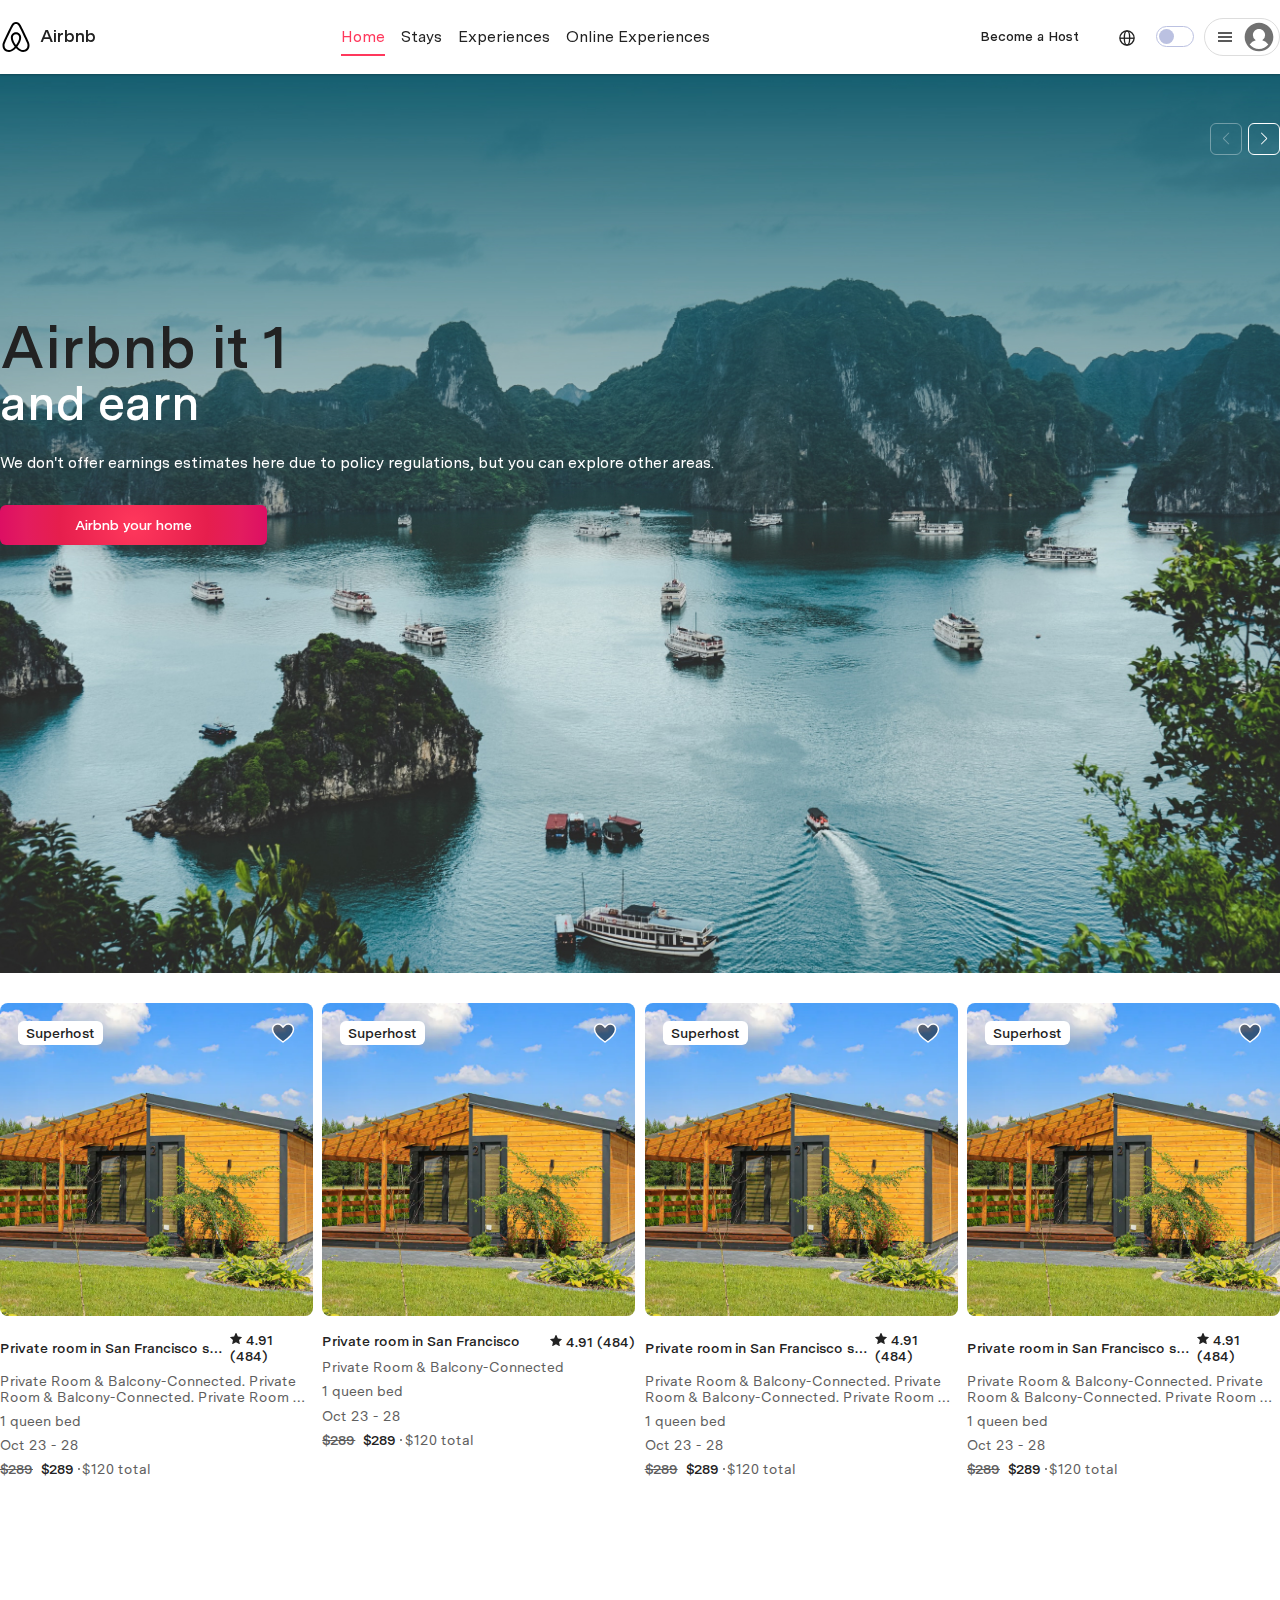
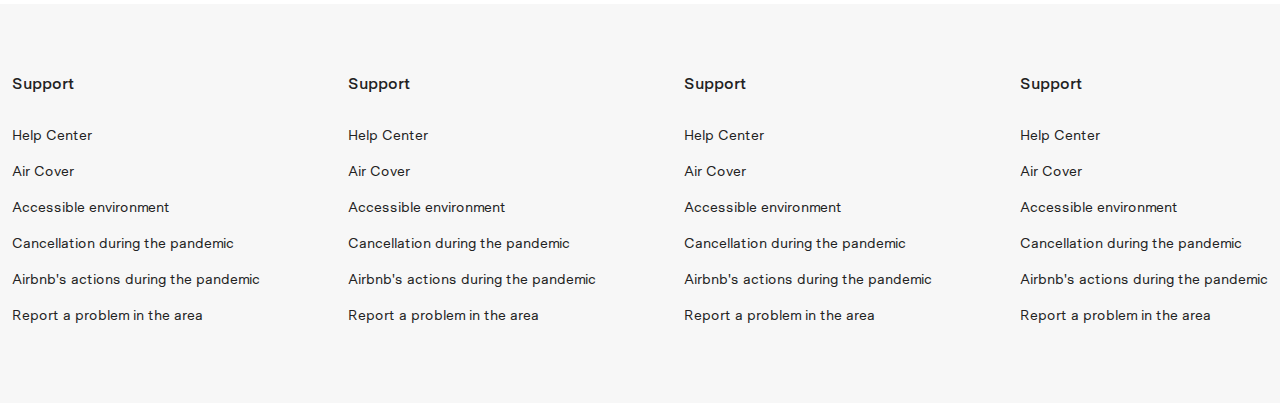
<file: index.html>
<!DOCTYPE html>
<html lang="en">

<head>
  <meta charset="UTF-8">
  <meta http-equiv="X-UA-Compatible" content="IE=edge">
  <meta name="viewport" content="width=device-width, initial-scale=1.0">
  <title>Document</title>
  <meta name="color-scheme" content="light dark">
  <meta name="theme-color" media="(prefers-color-scheme: light)">
  <meta name="theme-color" media="(prefers-color-scheme: dark)">

  <script type="module">
    // https://doka.guide/js/match-media/
    if (matchMedia('(prefers-color-scheme: dark)').media === 'not all') {
      document.documentElement.style.display = 'none';
      document.head.insertAdjacentHTML(
        'beforeend',
        '<link rel="stylesheet" href="styles/light.css" onload="document.documentElement.style.display=\'\'">'
      );
    }
  </script>

  <link rel="stylesheet" href="css/light.css" media="(prefers-color-scheme: light)">
  <link rel="stylesheet" href="css/dark.css" media="(prefers-color-scheme: dark)">
  <link rel="stylesheet" href="css/style.css">
</head>

<body>
  <header class="header">
    <div class="container">
      <div class="flex">
        <a href="index.html" class="header-logo">
          <svg viewBox="0 0 32 32" xmlns="http://www.w3.org/2000/svg"
            style="display:inline-block;vertical-align:middle;height:32px;width:32px;fill:var(--logo-fill)"
            aria-hidden="true" role="presentation" focusable="false">
            <path
              d="M16 1c2.008 0 3.463.963 4.751 3.269l.533 1.025c1.954 3.83 6.114 12.54 7.1 14.836l.145.353c.667 1.591.91 2.472.96 3.396l.01.415.001.228c0 4.062-2.877 6.478-6.357 6.478-2.224 0-4.556-1.258-6.709-3.386l-.257-.26-.172-.179h-.011l-.176.185c-2.044 2.1-4.267 3.42-6.414 3.615l-.28.019-.267.006C5.377 31 2.5 28.584 2.5 24.522l.005-.469c.026-.928.23-1.768.83-3.244l.216-.524c.966-2.298 6.083-12.989 7.707-16.034C12.537 1.963 13.992 1 16 1zm0 2c-1.239 0-2.053.539-2.987 2.21l-.523 1.008c-1.926 3.776-6.06 12.43-7.031 14.692l-.345.836c-.427 1.071-.573 1.655-.605 2.24l-.009.33v.206C4.5 27.395 6.411 29 8.857 29c1.773 0 3.87-1.236 5.831-3.354-2.295-2.938-3.855-6.45-3.855-8.91 0-2.913 1.933-5.386 5.178-5.42 3.223.034 5.156 2.507 5.156 5.42 0 2.456-1.555 5.96-3.855 8.907C19.277 27.766 21.37 29 23.142 29c2.447 0 4.358-1.605 4.358-4.478l-.004-.411c-.019-.672-.17-1.296-.714-2.62l-.248-.6c-1.065-2.478-5.993-12.768-7.538-15.664C18.053 3.539 17.24 3 16 3zm.01 10.316c-2.01.021-3.177 1.514-3.177 3.42 0 1.797 1.18 4.58 2.955 7.044l.21.287.174-.234c1.73-2.385 2.898-5.066 2.989-6.875l.006-.221c0-1.906-1.167-3.4-3.156-3.421h-.001z">
            </path>
          </svg>
          <span>Airbnb</span>
        </a>

        <nav class="header-nav">
          <a class="header-nav__link link-active" href="#">Home</a>
          <a class="header-nav__link" href="#">Stays</a>
          <a class="header-nav__link" href="#">Experiences</a>
          <a class="header-nav__link" href="#">Online Experiences</a>
        </nav>

        <div class="header-buttons">
          <button id="host" class="btn btn-ghost">Become a Host</button>

          <button class="btn btn-icon">
            <svg width="18" height="18" viewBox="0 0 18 18" fill="none" xmlns="http://www.w3.org/2000/svg">
              <circle cx="9" cy="9" r="8" stroke="#222222" stroke-width="1.5" />
              <ellipse cx="9" cy="9" rx="3" ry="8" stroke="#222222" stroke-width="1.5" />
              <line x1="1" y1="9.25" x2="17" y2="9.25" stroke="#222222" stroke-width="1.5" />
            </svg>
          </button>
        </div>

        <fieldset class="switcher">
          <input type="checkbox" class="switch">
          <label for="s2"></label>
        </fieldset>

        <button class="dropdown-button">
          <div class="icon">
            <svg viewBox="0 0 32 32" xmlns="http://www.w3.org/2000/svg" aria-hidden="true" role="presentation"
              focusable="false"
              style="display: block; fill: none; height: 16px; width: 16px; stroke: currentcolor; stroke-width: 3; overflow: visible;">
              <g fill="none" fill-rule="nonzero">
                <path d="m2 16h28"></path>
                <path d="m2 24h28"></path>
                <path d="m2 8h28"></path>
              </g>
            </svg>
          </div>

          <div class="avatar">
            <svg viewBox="0 0 32 32" xmlns="http://www.w3.org/2000/svg" aria-hidden="true" role="presentation"
              focusable="false" style="display: block; height: 100%; width: 100%; fill: currentcolor;">
              <path
                d="m16 .7c-8.437 0-15.3 6.863-15.3 15.3s6.863 15.3 15.3 15.3 15.3-6.863 15.3-15.3-6.863-15.3-15.3-15.3zm0 28c-4.021 0-7.605-1.884-9.933-4.81a12.425 12.425 0 0 1 6.451-4.4 6.507 6.507 0 0 1 -3.018-5.49c0-3.584 2.916-6.5 6.5-6.5s6.5 2.916 6.5 6.5a6.513 6.513 0 0 1 -3.019 5.491 12.42 12.42 0 0 1 6.452 4.4c-2.328 2.925-5.912 4.809-9.933 4.809z">
              </path>
            </svg>
            <!-- <img src="images/header/avatar.jpg" alt="avatar"> -->
          </div>

          <div class="dropdown-menu">
            <a href="#">
              <b>Log in</b>
            </a>
            <a href="#">Sign up</a>
            <a href="#">Airbnb your home</a>
            <a href="help.html">Help</a>
          </div>
        </button>

      </div>
    </div>
  </header>

  <!-- Модалка become a host -->
  <dialog class="modal" id="modal">
    <header class="modal-header">
      <button id="close-button" class="button close-button">
        <svg viewBox="0 0 32 32" xmlns="http://www.w3.org/2000/svg" aria-hidden="true" role="presentation"
          focusable="false"
          style="display: block; fill: none; height: 16px; width: 16px; stroke-width: 3; overflow: visible;">
          <path d="m6 6 20 20"></path>
          <path d="m26 6-20 20"></path>
        </svg>
      </button>
    </header>

    <section class="modal-body">
      <h2 class="modal-title">Questions about this home?</h2>
      <p class="modal-subtitle">We’re excited you’re here. A Villa Specialist from Luxury Retreats, an Airbnb <br>
        company, will be in touch to finalize the details.</p>

      <form action="#">
        <div class="inline">
          <label for="first-name">First name *</label>
          <input id="first-name" type="text" placeholder="First name">

          <label for="last-name">Last name *</label>
          <input id="last-name" type="text" placeholder="Last name">
        </div>

        <div class="inline ml-8">
          <label for="email">Email *</label>
          <input id="email" type="email" placeholder="Your email">

          <label for="tel">Telephone</label>
          <input id="tel" type="tel" placeholder="Telephone">
        </div>

        <label for="text-message">Your message</label>
        <textarea placeholder="For example: Is this home family friendly? What other homes should I consider?"
          name="text-message" id="" cols="30" rows="5"></textarea>

        <input type="checkbox" class="modal-checkbox" id="text-message">
        <label for="text-message">I'd like to receive marketing and policy communications from Luxury
          Retreats</label>

        <button class="btn btn-primary mt-16" type="button">Send message</button>
      </form>
    </section>

    <footer class="modal-footer"></footer>
  </dialog>

  <main>
    <section class="banner">
      <div class="container">
        <div class="swiper">
          <!-- Additional required wrapper -->
          <div class="swiper-wrapper">
            <!-- Slides -->
            <div class="swiper-slide">
              <div class="banner-description">
                <h2 class="banner-title">
                  Airbnb it 1<br>
                  <span>and earn<span>
                </h2>
                <p class="banner-subtitle">We don't offer earnings estimates here due to policy regulations, but you can
                  explore other areas.</p>
                <button class="btn btn-airbnb">Airbnb your home</button>
              </div>
            </div>
            <div class="swiper-slide">
              <div class="banner-description">
                <h2 class="banner-title">
                  Airbnb it 2<br>
                  <span>and earn<span>
                </h2>

                <p class="banner-subtitle">We don't offer earnings estimates here due to policy regulations, but you can
                  explore other areas.</p>

                <button class="btn btn-airbnb">Airbnb your home</button>
              </div>
            </div>

            <div class="swiper-slide">
              <div class="banner-description">
                <h2 class="banner-title">
                  Airbnb it 3<br>
                  <span>and earn<span>
                </h2>

                <p class="banner-subtitle">We don't offer earnings estimates here due to policy regulations, but you can
                  explore other areas.</p>

                <button class="btn btn-airbnb">Airbnb your home</button>
              </div>
            </div>

          </div>

          <!-- If we need navigation buttons -->
          <div class="swiper-button-prev"></div>
          <div class="swiper-button-next"></div>
        </div>
      </div>
    </section>

    <!-- cards -->
    <section class="cards">
      <div class="container">
        <div class="flex-start">
          <div class="card-wrapper">
            <a class="card-link" href="details.html" target="_blank" rel="noopener noreferrer nofollow"></a>
            <div class="card">
              <div class="card-image">
                <img src="images/cards/card-image-1.webp" alt="image">
                <svg class="card-heart" viewBox="0 0 32 32" xmlns="http://www.w3.org/2000/svg">
                  <path
                    d="m16 28c7-4.733 14-10 14-17 0-1.792-.683-3.583-2.05-4.95-1.367-1.366-3.158-2.05-4.95-2.05-1.791 0-3.583.684-4.949 2.05l-2.051 2.051-2.05-2.051c-1.367-1.366-3.158-2.05-4.95-2.05-1.791 0-3.583.684-4.949 2.05-1.367 1.367-2.051 3.158-2.051 4.95 0 7 7 12.267 14 17z">
                  </path>
                </svg>
                <div class="card-host">
                  Superhost
                </div>
              </div>

              <div class="card-text">
                <div class="flex">
                  <h3 class="card-text__title">Private room in San Francisco sdfsdfsdfsdfsds</h3>

                  <div class="card-text__rating">
                    <svg class="star" width="12" height="13" viewBox="0 0 12 13" fill="none"
                      xmlns="http://www.w3.org/2000/svg">
                      <g clip-path="url(#clip0_5_387)">
                        <path fill-rule="evenodd" clip-rule="evenodd"
                          d="M5.66024 1.09214L4.11374 4.42401L0.416242 4.90026C0.344975 4.90933 0.277811 4.93867 0.222742 4.98481C0.167672 5.03094 0.127013 5.09193 0.105603 5.16051C0.0841922 5.22908 0.0829308 5.30237 0.101969 5.37164C0.121007 5.44091 0.159542 5.50326 0.212992 5.55126L2.94787 8.01314L2.21099 11.7076C2.19681 11.7784 2.20337 11.8518 2.22989 11.919C2.25641 11.9862 2.30176 12.0443 2.36049 12.0863C2.41922 12.1283 2.48883 12.1525 2.56097 12.1559C2.6331 12.1593 2.70468 12.1418 2.76712 12.1055L5.99999 10.2316L9.23437 12.1055C9.29677 12.1416 9.36826 12.159 9.44028 12.1556C9.5123 12.1521 9.5818 12.128 9.64045 12.086C9.69909 12.0441 9.7444 11.9861 9.77095 11.9191C9.7975 11.852 9.80415 11.7787 9.79012 11.708L9.05324 8.01314L11.7881 5.55126C11.8414 5.50326 11.8799 5.44097 11.8989 5.37178C11.9178 5.3026 11.9166 5.22941 11.8952 5.16092C11.8739 5.09243 11.8333 5.0315 11.7784 4.98536C11.7234 4.93923 11.6564 4.90982 11.5852 4.90064L7.88774 4.42401L6.34012 1.09214C6.31001 1.0273 6.262 0.972414 6.20174 0.933955C6.14148 0.895495 6.07148 0.875061 5.99999 0.875061C5.9285 0.875061 5.85851 0.895495 5.79824 0.933955C5.73798 0.972414 5.68997 1.0273 5.65987 1.09214H5.66024Z"
                          fill="#222222" />
                      </g>
                      <defs>
                        <clipPath id="clip0_5_387">
                          <rect width="12" height="12" fill="white" transform="translate(0 0.5)" />
                        </clipPath>
                      </defs>
                    </svg>

                    <span>4.91 (484)</span>
                  </div>
                </div>

                <div class="card-text__descr text-secondary">Private Room & Balcony-Connected. Private Room &
                  Balcony-Connected.
                  Private Room & Balcony-Connected</div>
                <div class="card-text__config text-secondary">1 queen bed</div>
                <div class="card-text__date text-secondary">Oct 23 - 28</div>
                <div class="card-text__price flex text-secondary">
                  <span class="price-prev">$289</span>
                  <span class="price-current">$289</span>
                  <span class="price-total">$120 total</span>
                </div>
              </div>
            </div>
            <!-- end .card  -->
          </div>

          <div class="card-wrapper">
            <a class="card-link" href="#" target="_blank" rel="noopener noreferrer nofollow"></a>
            <div class="card">
              <div class="card-image">
                <img src="images/cards/card-image-1.webp" alt="image">
                <svg class="card-heart" viewBox="0 0 32 32" xmlns="http://www.w3.org/2000/svg">
                  <path
                    d="m16 28c7-4.733 14-10 14-17 0-1.792-.683-3.583-2.05-4.95-1.367-1.366-3.158-2.05-4.95-2.05-1.791 0-3.583.684-4.949 2.05l-2.051 2.051-2.05-2.051c-1.367-1.366-3.158-2.05-4.95-2.05-1.791 0-3.583.684-4.949 2.05-1.367 1.367-2.051 3.158-2.051 4.95 0 7 7 12.267 14 17z">
                  </path>
                </svg>
                <div class="card-host">
                  Superhost
                </div>
              </div>

              <div class="card-text">
                <div class="flex">
                  <h3 class="card-text__title">Private room in San Francisco</h3>

                  <div class="card-text__rating">
                    <svg class="star" width="12" height="13" viewBox="0 0 12 13" fill="none"
                      xmlns="http://www.w3.org/2000/svg">
                      <g clip-path="url(#clip0_5_387)">
                        <path fill-rule="evenodd" clip-rule="evenodd"
                          d="M5.66024 1.09214L4.11374 4.42401L0.416242 4.90026C0.344975 4.90933 0.277811 4.93867 0.222742 4.98481C0.167672 5.03094 0.127013 5.09193 0.105603 5.16051C0.0841922 5.22908 0.0829308 5.30237 0.101969 5.37164C0.121007 5.44091 0.159542 5.50326 0.212992 5.55126L2.94787 8.01314L2.21099 11.7076C2.19681 11.7784 2.20337 11.8518 2.22989 11.919C2.25641 11.9862 2.30176 12.0443 2.36049 12.0863C2.41922 12.1283 2.48883 12.1525 2.56097 12.1559C2.6331 12.1593 2.70468 12.1418 2.76712 12.1055L5.99999 10.2316L9.23437 12.1055C9.29677 12.1416 9.36826 12.159 9.44028 12.1556C9.5123 12.1521 9.5818 12.128 9.64045 12.086C9.69909 12.0441 9.7444 11.9861 9.77095 11.9191C9.7975 11.852 9.80415 11.7787 9.79012 11.708L9.05324 8.01314L11.7881 5.55126C11.8414 5.50326 11.8799 5.44097 11.8989 5.37178C11.9178 5.3026 11.9166 5.22941 11.8952 5.16092C11.8739 5.09243 11.8333 5.0315 11.7784 4.98536C11.7234 4.93923 11.6564 4.90982 11.5852 4.90064L7.88774 4.42401L6.34012 1.09214C6.31001 1.0273 6.262 0.972414 6.20174 0.933955C6.14148 0.895495 6.07148 0.875061 5.99999 0.875061C5.9285 0.875061 5.85851 0.895495 5.79824 0.933955C5.73798 0.972414 5.68997 1.0273 5.65987 1.09214H5.66024Z"
                          fill="#222222" />
                      </g>
                      <defs>
                        <clipPath id="clip0_5_387">
                          <rect width="12" height="12" fill="white" transform="translate(0 0.5)" />
                        </clipPath>
                      </defs>
                    </svg>

                    <span>4.91 (484)</span>
                  </div>
                </div>

                <div class="card-text__descr text-secondary">Private Room & Balcony-Connected</div>
                <div class="card-text__config text-secondary">1 queen bed</div>
                <div class="card-text__date text-secondary">Oct 23 - 28</div>
                <div class="card-text__price flex text-secondary">
                  <span class="price-prev">$289</span>
                  <span class="price-current">$289</span>
                  <span class="price-total">$120 total</span>
                </div>
              </div>
            </div>
            <!-- end .card  -->
          </div>

          <div class="card-wrapper">
            <a class="card-link" href="#" target="_blank" rel="noopener noreferrer nofollow"></a>
            <div class="card">
              <div class="card-image">
                <img src="images/cards/card-image-1.webp" alt="image">
                <svg class="card-heart" viewBox="0 0 32 32" xmlns="http://www.w3.org/2000/svg">
                  <path
                    d="m16 28c7-4.733 14-10 14-17 0-1.792-.683-3.583-2.05-4.95-1.367-1.366-3.158-2.05-4.95-2.05-1.791 0-3.583.684-4.949 2.05l-2.051 2.051-2.05-2.051c-1.367-1.366-3.158-2.05-4.95-2.05-1.791 0-3.583.684-4.949 2.05-1.367 1.367-2.051 3.158-2.051 4.95 0 7 7 12.267 14 17z">
                  </path>
                </svg>
                <div class="card-host">
                  Superhost
                </div>
              </div>

              <div class="card-text">
                <div class="flex">
                  <h3 class="card-text__title">Private room in San Francisco sdfsdfsdfsdfsds</h3>

                  <div class="card-text__rating">
                    <svg class="star" width="12" height="13" viewBox="0 0 12 13" fill="none"
                      xmlns="http://www.w3.org/2000/svg">
                      <g clip-path="url(#clip0_5_387)">
                        <path fill-rule="evenodd" clip-rule="evenodd"
                          d="M5.66024 1.09214L4.11374 4.42401L0.416242 4.90026C0.344975 4.90933 0.277811 4.93867 0.222742 4.98481C0.167672 5.03094 0.127013 5.09193 0.105603 5.16051C0.0841922 5.22908 0.0829308 5.30237 0.101969 5.37164C0.121007 5.44091 0.159542 5.50326 0.212992 5.55126L2.94787 8.01314L2.21099 11.7076C2.19681 11.7784 2.20337 11.8518 2.22989 11.919C2.25641 11.9862 2.30176 12.0443 2.36049 12.0863C2.41922 12.1283 2.48883 12.1525 2.56097 12.1559C2.6331 12.1593 2.70468 12.1418 2.76712 12.1055L5.99999 10.2316L9.23437 12.1055C9.29677 12.1416 9.36826 12.159 9.44028 12.1556C9.5123 12.1521 9.5818 12.128 9.64045 12.086C9.69909 12.0441 9.7444 11.9861 9.77095 11.9191C9.7975 11.852 9.80415 11.7787 9.79012 11.708L9.05324 8.01314L11.7881 5.55126C11.8414 5.50326 11.8799 5.44097 11.8989 5.37178C11.9178 5.3026 11.9166 5.22941 11.8952 5.16092C11.8739 5.09243 11.8333 5.0315 11.7784 4.98536C11.7234 4.93923 11.6564 4.90982 11.5852 4.90064L7.88774 4.42401L6.34012 1.09214C6.31001 1.0273 6.262 0.972414 6.20174 0.933955C6.14148 0.895495 6.07148 0.875061 5.99999 0.875061C5.9285 0.875061 5.85851 0.895495 5.79824 0.933955C5.73798 0.972414 5.68997 1.0273 5.65987 1.09214H5.66024Z"
                          fill="#222222" />
                      </g>
                      <defs>
                        <clipPath id="clip0_5_387">
                          <rect width="12" height="12" fill="white" transform="translate(0 0.5)" />
                        </clipPath>
                      </defs>
                    </svg>

                    <span>4.91 (484)</span>
                  </div>
                </div>

                <div class="card-text__descr text-secondary">Private Room & Balcony-Connected. Private Room &
                  Balcony-Connected.
                  Private Room & Balcony-Connected</div>
                <div class="card-text__config text-secondary">1 queen bed</div>
                <div class="card-text__date text-secondary">Oct 23 - 28</div>
                <div class="card-text__price flex text-secondary">
                  <span class="price-prev">$289</span>
                  <span class="price-current">$289</span>
                  <span class="price-total">$120 total</span>
                </div>
              </div>
            </div>
            <!-- end .card  -->
          </div>

          <div class="card-wrapper">
            <a class="card-link" href="#" target="_blank" rel="noopener noreferrer nofollow"></a>
            <div class="card">
              <div class="card-image">
                <img src="images/cards/card-image-1.webp" alt="image">
                <svg class="card-heart" viewBox="0 0 32 32" xmlns="http://www.w3.org/2000/svg">
                  <path
                    d="m16 28c7-4.733 14-10 14-17 0-1.792-.683-3.583-2.05-4.95-1.367-1.366-3.158-2.05-4.95-2.05-1.791 0-3.583.684-4.949 2.05l-2.051 2.051-2.05-2.051c-1.367-1.366-3.158-2.05-4.95-2.05-1.791 0-3.583.684-4.949 2.05-1.367 1.367-2.051 3.158-2.051 4.95 0 7 7 12.267 14 17z">
                  </path>
                </svg>
                <div class="card-host">
                  Superhost
                </div>
              </div>

              <div class="card-text">
                <div class="flex">
                  <h3 class="card-text__title">Private room in San Francisco sdfsdfsdfsdfsds</h3>

                  <div class="card-text__rating">
                    <svg class="star" width="12" height="13" viewBox="0 0 12 13" fill="none"
                      xmlns="http://www.w3.org/2000/svg">
                      <g clip-path="url(#clip0_5_387)">
                        <path fill-rule="evenodd" clip-rule="evenodd"
                          d="M5.66024 1.09214L4.11374 4.42401L0.416242 4.90026C0.344975 4.90933 0.277811 4.93867 0.222742 4.98481C0.167672 5.03094 0.127013 5.09193 0.105603 5.16051C0.0841922 5.22908 0.0829308 5.30237 0.101969 5.37164C0.121007 5.44091 0.159542 5.50326 0.212992 5.55126L2.94787 8.01314L2.21099 11.7076C2.19681 11.7784 2.20337 11.8518 2.22989 11.919C2.25641 11.9862 2.30176 12.0443 2.36049 12.0863C2.41922 12.1283 2.48883 12.1525 2.56097 12.1559C2.6331 12.1593 2.70468 12.1418 2.76712 12.1055L5.99999 10.2316L9.23437 12.1055C9.29677 12.1416 9.36826 12.159 9.44028 12.1556C9.5123 12.1521 9.5818 12.128 9.64045 12.086C9.69909 12.0441 9.7444 11.9861 9.77095 11.9191C9.7975 11.852 9.80415 11.7787 9.79012 11.708L9.05324 8.01314L11.7881 5.55126C11.8414 5.50326 11.8799 5.44097 11.8989 5.37178C11.9178 5.3026 11.9166 5.22941 11.8952 5.16092C11.8739 5.09243 11.8333 5.0315 11.7784 4.98536C11.7234 4.93923 11.6564 4.90982 11.5852 4.90064L7.88774 4.42401L6.34012 1.09214C6.31001 1.0273 6.262 0.972414 6.20174 0.933955C6.14148 0.895495 6.07148 0.875061 5.99999 0.875061C5.9285 0.875061 5.85851 0.895495 5.79824 0.933955C5.73798 0.972414 5.68997 1.0273 5.65987 1.09214H5.66024Z"
                          fill="#222222" />
                      </g>
                      <defs>
                        <clipPath id="clip0_5_387">
                          <rect width="12" height="12" fill="white" transform="translate(0 0.5)" />
                        </clipPath>
                      </defs>
                    </svg>

                    <span>4.91 (484)</span>
                  </div>
                </div>

                <div class="card-text__descr text-secondary">Private Room & Balcony-Connected. Private Room &
                  Balcony-Connected.
                  Private Room & Balcony-Connected</div>
                <div class="card-text__config text-secondary">1 queen bed</div>
                <div class="card-text__date text-secondary">Oct 23 - 28</div>
                <div class="card-text__price flex text-secondary">
                  <span class="price-prev">$289</span>
                  <span class="price-current">$289</span>
                  <span class="price-total">$120 total</span>
                </div>
              </div>
            </div>
            <!-- end .card  -->
          </div>
        </div>
      </div>
      <!-- /.container -->
    </section>

  </main>

  <footer class="footer">
    <div class="container">
      <div class="footer-top">
        <nav class="footer-top__column">
          <h3>Support</h3>

          <a class="footer-link" href="#" target="_blank">Help Center</a>
          <a class="footer-link" href="#" target="_blank">Air Cover</a>
          <a class="footer-link" href="#" target="_blank">Accessible environment</a>
          <a class="footer-link" href="#" target="_blank">Cancellation during the pandemic</a>
          <a class="footer-link" href="#" target="_blank">Airbnb's actions during the pandemic</a>
          <a class="footer-link" href="#" target="_blank">Report a problem in the area</a>
        </nav>

        <nav class="footer-top__column">
          <h3>Support</h3>

          <a class="footer-link" href="#" target="_blank">Help Center</a>
          <a class="footer-link" href="#" target="_blank">Air Cover</a>
          <a class="footer-link" href="#" target="_blank">Accessible environment</a>
          <a class="footer-link" href="#" target="_blank">Cancellation during the pandemic</a>
          <a class="footer-link" href="#" target="_blank">Airbnb's actions during the pandemic</a>
          <a class="footer-link" href="#" target="_blank">Report a problem in the area</a>
        </nav>

        <nav class="footer-top__column">
          <h3>Support</h3>

          <a class="footer-link" href="#" target="_blank">Help Center</a>
          <a class="footer-link" href="#" target="_blank">Air Cover</a>
          <a class="footer-link" href="#" target="_blank">Accessible environment</a>
          <a class="footer-link" href="#" target="_blank">Cancellation during the pandemic</a>
          <a class="footer-link" href="#" target="_blank">Airbnb's actions during the pandemic</a>
          <a class="footer-link" href="#" target="_blank">Report a problem in the area</a>
        </nav>

        <nav class="footer-top__column">
          <h3>Support</h3>

          <a class="footer-link" href="#" target="_blank">Help Center</a>
          <a class="footer-link" href="#" target="_blank">Air Cover</a>
          <a class="footer-link" href="#" target="_blank">Accessible environment</a>
          <a class="footer-link" href="#" target="_blank">Cancellation during the pandemic</a>
          <a class="footer-link" href="#" target="_blank">Airbnb's actions during the pandemic</a>
          <a class="footer-link" href="#" target="_blank">Report a problem in the area</a>
        </nav>
      </div>
    </div>
  </footer>




  <script src="lib/swiper.js"></script>
  <script src="js/theme-switcher.js"></script>
  <script src="js/index.js"></script>
</body>

</html>
</file>
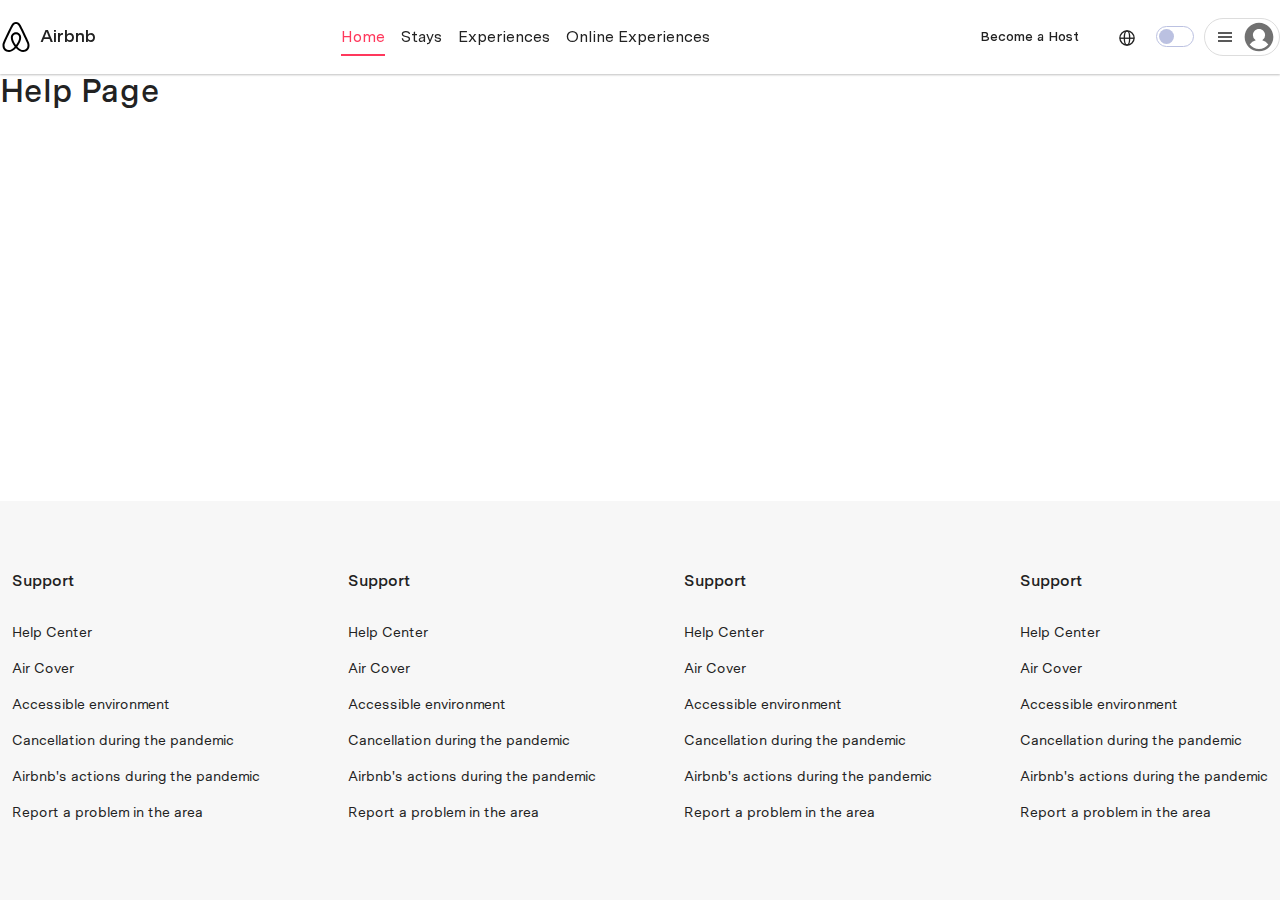
<file: help.html>
<!DOCTYPE html>
<html lang="en">

<head>
  <meta charset="UTF-8">
  <meta http-equiv="X-UA-Compatible" content="IE=edge">
  <meta name="viewport" content="width=device-width, initial-scale=1.0">
  <title>Help page</title>
  <meta name="color-scheme" content="light dark">
  <meta name="theme-color" media="(prefers-color-scheme: light)">
  <meta name="theme-color" media="(prefers-color-scheme: dark)">

  <script type="module">
    // https://doka.guide/js/match-media/
    if (matchMedia('(prefers-color-scheme: dark)').media === 'not all') {
      document.documentElement.style.display = 'none';
      document.head.insertAdjacentHTML(
        'beforeend',
        '<link rel="stylesheet" href="styles/light.css" onload="document.documentElement.style.display=\'\'">'
      );
    }
  </script>

  <link rel="stylesheet" href="css/light.css" media="(prefers-color-scheme: light)">
  <link rel="stylesheet" href="css/dark.css" media="(prefers-color-scheme: dark)">
  <link rel="stylesheet" href="css/style.css">
</head>

<body>
  <header class="header">
    <div class="container">
      <div class="flex">
        <a href="index.html" class="header-logo">
          <svg viewBox="0 0 32 32" xmlns="http://www.w3.org/2000/svg"
            style="display:inline-block;vertical-align:middle;height:32px;width:32px;fill:var(--logo-fill)"
            aria-hidden="true" role="presentation" focusable="false">
            <path
              d="M16 1c2.008 0 3.463.963 4.751 3.269l.533 1.025c1.954 3.83 6.114 12.54 7.1 14.836l.145.353c.667 1.591.91 2.472.96 3.396l.01.415.001.228c0 4.062-2.877 6.478-6.357 6.478-2.224 0-4.556-1.258-6.709-3.386l-.257-.26-.172-.179h-.011l-.176.185c-2.044 2.1-4.267 3.42-6.414 3.615l-.28.019-.267.006C5.377 31 2.5 28.584 2.5 24.522l.005-.469c.026-.928.23-1.768.83-3.244l.216-.524c.966-2.298 6.083-12.989 7.707-16.034C12.537 1.963 13.992 1 16 1zm0 2c-1.239 0-2.053.539-2.987 2.21l-.523 1.008c-1.926 3.776-6.06 12.43-7.031 14.692l-.345.836c-.427 1.071-.573 1.655-.605 2.24l-.009.33v.206C4.5 27.395 6.411 29 8.857 29c1.773 0 3.87-1.236 5.831-3.354-2.295-2.938-3.855-6.45-3.855-8.91 0-2.913 1.933-5.386 5.178-5.42 3.223.034 5.156 2.507 5.156 5.42 0 2.456-1.555 5.96-3.855 8.907C19.277 27.766 21.37 29 23.142 29c2.447 0 4.358-1.605 4.358-4.478l-.004-.411c-.019-.672-.17-1.296-.714-2.62l-.248-.6c-1.065-2.478-5.993-12.768-7.538-15.664C18.053 3.539 17.24 3 16 3zm.01 10.316c-2.01.021-3.177 1.514-3.177 3.42 0 1.797 1.18 4.58 2.955 7.044l.21.287.174-.234c1.73-2.385 2.898-5.066 2.989-6.875l.006-.221c0-1.906-1.167-3.4-3.156-3.421h-.001z">
            </path>
          </svg>
          <span>Airbnb</span>
        </a>

        <nav class="header-nav">
          <a class="header-nav__link link-active" href="#">Home</a>
          <a class="header-nav__link" href="#">Stays</a>
          <a class="header-nav__link" href="#">Experiences</a>
          <a class="header-nav__link" href="#">Online Experiences</a>
        </nav>

        <div class="header-buttons">
          <button id="host" class="btn btn-ghost">Become a Host</button>

          <button class="btn btn-icon">
            <svg width="18" height="18" viewBox="0 0 18 18" fill="none" xmlns="http://www.w3.org/2000/svg">
              <circle cx="9" cy="9" r="8" stroke="#222222" stroke-width="1.5" />
              <ellipse cx="9" cy="9" rx="3" ry="8" stroke="#222222" stroke-width="1.5" />
              <line x1="1" y1="9.25" x2="17" y2="9.25" stroke="#222222" stroke-width="1.5" />
            </svg>
          </button>
        </div>

        <fieldset class="switcher">
          <input type="checkbox" class="switch">
          <label for="s2"></label>
        </fieldset>


        <button class="dropdown-button">
          <div class="icon">
            <svg viewBox="0 0 32 32" xmlns="http://www.w3.org/2000/svg" aria-hidden="true" role="presentation"
              focusable="false"
              style="display: block; fill: none; height: 16px; width: 16px; stroke: currentcolor; stroke-width: 3; overflow: visible;">
              <g fill="none" fill-rule="nonzero">
                <path d="m2 16h28"></path>
                <path d="m2 24h28"></path>
                <path d="m2 8h28"></path>
              </g>
            </svg>
          </div>

          <div class="avatar">
            <svg viewBox="0 0 32 32" xmlns="http://www.w3.org/2000/svg" aria-hidden="true" role="presentation"
              focusable="false" style="display: block; height: 100%; width: 100%; fill: currentcolor;">
              <path
                d="m16 .7c-8.437 0-15.3 6.863-15.3 15.3s6.863 15.3 15.3 15.3 15.3-6.863 15.3-15.3-6.863-15.3-15.3-15.3zm0 28c-4.021 0-7.605-1.884-9.933-4.81a12.425 12.425 0 0 1 6.451-4.4 6.507 6.507 0 0 1 -3.018-5.49c0-3.584 2.916-6.5 6.5-6.5s6.5 2.916 6.5 6.5a6.513 6.513 0 0 1 -3.019 5.491 12.42 12.42 0 0 1 6.452 4.4c-2.328 2.925-5.912 4.809-9.933 4.809z">
              </path>
            </svg>
            <!-- <img src="images/header/avatar.jpg" alt="avatar"> -->
          </div>

          <div class="dropdown-menu">
            <a href="#">
              <b>Log in</b>
            </a>
            <a href="#">Sign up</a>
            <a href="#">Airbnb your home</a>
            <a href="help.html">Help</a>
          </div>
        </button>

      </div>
    </div>
  </header>

  <!-- Модалка become a host -->
  <dialog class="modal" id="modal">
    <header class="modal-header">
      <button id="close-button" class="button close-button">
        <svg viewBox="0 0 32 32" xmlns="http://www.w3.org/2000/svg" aria-hidden="true" role="presentation"
          focusable="false"
          style="display: block; fill: none; height: 16px; width: 16px; stroke-width: 3; overflow: visible;">
          <path d="m6 6 20 20"></path>
          <path d="m26 6-20 20"></path>
        </svg>
      </button>
    </header>

    <section class="modal-body">
      <h2 class="modal-title">Questions about this home?</h2>
      <p class="modal-subtitle">We’re excited you’re here. A Villa Specialist from Luxury Retreats, an Airbnb <br>
        company, will be in touch to finalize the details.</p>

      <form action="#">
        <div class="inline">
          <label for="first-name">First name *</label>
          <input id="first-name" type="text" placeholder="First name">

          <label for="last-name">Last name *</label>
          <input id="last-name" type="text" placeholder="Last name">
        </div>

        <div class="inline ml-8">
          <label for="email">Email *</label>
          <input id="email" type="email" placeholder="Your email">

          <label for="tel">Telephone</label>
          <input id="tel" type="tel" placeholder="Telephone">
        </div>

        <label for="text-message">Your message</label>
        <textarea placeholder="For example: Is this home family friendly? What other homes should I consider?"
          name="text-message" id="" cols="30" rows="5"></textarea>

        <input type="checkbox" class="modal-checkbox" id="text-message">
        <label for="text-message">I'd like to receive marketing and policy communications from Luxury
          Retreats</label>

        <button class="btn btn-primary mt-16" type="button">Send message</button>
      </form>
    </section>

    <footer class="modal-footer"></footer>
  </dialog>

  <main>
    <section>
      <div class="container">
        <h1>Help Page</h1>
      </div>
    </section>
  </main>

  <footer class="footer">
    <div class="container">
      <div class="footer-top">
        <nav class="footer-top__column">
          <h3>Support</h3>

          <a class="footer-link" href="#" target="_blank">Help Center</a>
          <a class="footer-link" href="#" target="_blank">Air Cover</a>
          <a class="footer-link" href="#" target="_blank">Accessible environment</a>
          <a class="footer-link" href="#" target="_blank">Cancellation during the pandemic</a>
          <a class="footer-link" href="#" target="_blank">Airbnb's actions during the pandemic</a>
          <a class="footer-link" href="#" target="_blank">Report a problem in the area</a>
        </nav>

        <nav class="footer-top__column">
          <h3>Support</h3>

          <a class="footer-link" href="#" target="_blank">Help Center</a>
          <a class="footer-link" href="#" target="_blank">Air Cover</a>
          <a class="footer-link" href="#" target="_blank">Accessible environment</a>
          <a class="footer-link" href="#" target="_blank">Cancellation during the pandemic</a>
          <a class="footer-link" href="#" target="_blank">Airbnb's actions during the pandemic</a>
          <a class="footer-link" href="#" target="_blank">Report a problem in the area</a>
        </nav>

        <nav class="footer-top__column">
          <h3>Support</h3>

          <a class="footer-link" href="#" target="_blank">Help Center</a>
          <a class="footer-link" href="#" target="_blank">Air Cover</a>
          <a class="footer-link" href="#" target="_blank">Accessible environment</a>
          <a class="footer-link" href="#" target="_blank">Cancellation during the pandemic</a>
          <a class="footer-link" href="#" target="_blank">Airbnb's actions during the pandemic</a>
          <a class="footer-link" href="#" target="_blank">Report a problem in the area</a>
        </nav>

        <nav class="footer-top__column">
          <h3>Support</h3>

          <a class="footer-link" href="#" target="_blank">Help Center</a>
          <a class="footer-link" href="#" target="_blank">Air Cover</a>
          <a class="footer-link" href="#" target="_blank">Accessible environment</a>
          <a class="footer-link" href="#" target="_blank">Cancellation during the pandemic</a>
          <a class="footer-link" href="#" target="_blank">Airbnb's actions during the pandemic</a>
          <a class="footer-link" href="#" target="_blank">Report a problem in the area</a>
        </nav>
      </div>
    </div>
  </footer>


  <script src="js/help.js"></script>
  <script src="js/theme-switcher.js"></script>
</body>

</html>
</file>
<file: css/light.css>
:root {
  --body-color: #ffffff; /* общий фон */


  --title-color: #222222; /* цвет заголовков */
  --subtitle-color: #42526B; /* цвет подзаголовков */

  --nav-link-color: #222222; /* цвет ссылок в навигации */

  --accent-color: #FF385C; /* основной цвет тем */

  --bg-hover: #F7F7F7;

  --label-color: #717171; /* цвет текста label, placeholder */

  --avatar-bg: #717171; /* цвет аватар */


  /* dropdown */
  --dropdown-button-bg: #ffffff;
  --dropdown-border-color: #ddd;
  --dropdown-box-shadow: 0 2px 4px rgba(0,0,0,0.18);

  /* footer */
  --footer-bg: #f7f7f7;
  --footer-link-color: #222222;
}

/* logo */
.header-logo svg {
  --logo-fill: #22222;
}


/* btn-primary */
.btn-primary {
  --button-bg-color: #FF385C;
  --button-content-color: #ffffff;
}

/* btn-dark */
.btn-dark {
  --button-content-color: #fff;
  --button-bg-color: #222222;
}


/* forms */
input[type='text'],
input[type='email'],
input[type='password'],
input[type="tel"],
textarea {
  --input-bg-color: #ffffff;
  --input-border-color: #B0B0B0;
  --input-text-color: #222222;
}

input:not([type="checkbox"]):focus,
textarea:focus {
  --box-shadow: inset 0 0 0 2px #222222;
}


/* чекбокс в модалке */
.modal-checkbox {
  --checkbox-bg-color-default: #ffffff;
  --checkbox-bg-color-checked: #FF385C;
  --checkbox-mark-color: #ffffff;
  --checkbox-border-color: #B0B0B0;
}
</file>
<file: css/dark.css>
:root {
  --body-color: #292929;
  /* общий фон */

  --title-color: #ffffff;
  /* цвет заголовков */
  --subtitle-color: #B4BBC5;
  /* цвет подзаголовков */

  --nav-link-color: #ffffff;
  /* цвет ссылок в навигации */

  --accent-color: #BB86FC;
  /* основной цвет тем */

  --bg-hover: rgba(255, 255, 255, 0.12);

  --label-color: rgba(255, 255, 255, 0.38);
  /* цвет текста label, placeholder */

  --avatar-bg: #979797; /* цвет аватар */

  /* dropdown */
  --dropdown-button-bg: #292929;
  --dropdown-border-color: rgba(255, 255, 255, 0.3);
  --dropdown-box-shadow: 0px 8px 10px rgba(0, 0, 0, 0.14), 0px 3px 14px rgba(0, 0, 0, 0.12), 0px 5px 5px rgba(0, 0, 0, 0.2);

  /* footer */
  --footer-bg: #292929;
  --footer-link-color: #ffffff;

}

/* logo */
.header-logo svg {
  --logo-fill: #ffffff;
}


/* btn-primary */
.btn-primary {
  --button-bg-color: #BB86FC;
  --button-content-color: #000000;
}

/* btn-dark */
.btn-dark {
  --button-content-color: #222222;
  --button-bg-color: #ffffff;
}


/* forms */
input[type='text'],
input[type='email'],
input[type='password'],
input[type='tel'],
textarea {
  --input-bg-color: transparent;
  --input-border-color: rgba(255, 255, 255, 0.6);
  --input-text-color: rgba(255, 255, 255, 0.87);
}

input:not([type="checkbox"]):focus,
textarea:focus {
  --box-shadow: inset 0 0 0 2px #BB86FC;
}


/* чекбокс в модалке */
.modal-checkbox {
  --checkbox-bg-color-default: transparent;
  --checkbox-bg-color-checked: #BB86FC;
  --checkbox-mark-color: #222222;
  --checkbox-border-color: rgba(255, 255, 255, 0.6);
}
</file>
<file: css/style.css>
@import "../css/fonts.css";
@import "../css/normalize.css";
@import "../css/forms.css";
@import "../lib/swiper.css";
@import "../css/modal.css";



body {
  font-family: 'Messina Sans', sans-serif;
  margin: 0;
  color: #222222;
  background-color: #ffffff;
  position: relative;
  min-height: 100vh;
}

* {
  box-sizing: border-box;
}

h1,
h2,
h3,
p {
  margin: 0;
}

a {
  text-decoration: none;
  color: var(--nav-link-color);
}

img {
  vertical-align: middle;
  max-width: 100%;
}

.container {
  width: 100%;
  max-width: 1312px;
  margin: 0 auto;
}


/* header */
.header {
  background-color: var(--body-color);
  min-height: 68px;
  box-sizing: border-box;
  width: 100%;
  z-index: 2;
  padding: 16px 0;
  position: fixed;
  top: 0;
  left: 0;
  right: 0;
  box-shadow: 0 1px 2px #00000040;
}

.header-logo span {
  display: inline-block;
  vertical-align: middle;
  margin-left: 4px;
  font-size: 18px;
  font-weight: 700;
}

.header-nav {
  display: inline-flex;
  width: 66%;
  flex-direction: row;
  justify-content: center;
}

.header-nav__link {
  font-family: 'Messina Sans', sans-serif;
  font-weight: 400;
  padding: 10px 0;
  border: 0;
  margin: 0 8px;
  background-color: transparent;
  position: relative;
  text-transform: capitalize;
}

.header-nav__link::after,
.link-active::after {
  content: '';
  height: 1.5px;
  position: absolute;
  bottom: 0;
  width: 100%;
  background-color: var(--nav-link-color);
  inset-inline: 0;
  transform: scaleX(0);
  transition: transform 0.2s ease;
}

.header-nav__link:hover {
  opacity: 0.65;
}

/* анимация линии при наведении на неактивную ссылку */
.header-nav__link:hover::after {
  transform: scaleX(1);
  opacity: 0.65;
}

.link-active {
  color: var(--accent-color);
}

/* активная ссылка должна быть непрозрачной */
.link-active:hover {
  opacity: 1;
}

/* активная ссылка должна быть непрозрачной */
.link-active:hover::after {
  opacity: 1;
}

/* анимация линии при наведении на активную ссылку */
.link-active::after {
  background-color: var(--accent-color);
  transform: scaleX(1);
}



/* banner */
.banner {
  background-image: url(../images/banner/banner.jpg);
  min-height: 100vh;
  background-position: top center;
  background-repeat: no-repeat;
  background-size: cover;
  padding: 48px 0;
}


.banner-description {
  display: inline-flex;
  flex-direction: column;
  align-items: flex-start;
  padding-top: 200px;
}

.banner-title {
  font-size: 60px;
  line-height: 52px;
  margin-bottom: 24px;
}

.banner-title span {
  font-size: 48px;
  line-height: 52px;
  color: #ffffff;
}

.banner-subtitle {
  font-size: 16px;
  line-height: 20px;
  margin-bottom: 32px;
  color: #ffffff;
}

/* swiper-slider   */
.swiper-button-prev,
.swiper-button-next {
  --swiper-navigation-size: 14px;
  top: 2%;
  color: #ffffff;
  background-color: transparent;
  border: 1px solid #fff;
  border-radius: 6px;
  width: 32px;
  height: 32px;
}

.swiper-button-prev {
  left: 94.5%;
}

.swiper-button-next {
  right: 0;
}

.swiper-button-next::after,
.swiper-button-prev::after {
  font-size: 12px;
}

main {
  padding: 73.4px 0 457.8px;
}






/* cards */
.cards {
  padding: 30px 0;
}

.card-wrapper {
  position: relative;
  width: 313px;
  display: inline-flex;
}

.card {
  margin-bottom: 30px;
}

.card img {
  max-width: 100%;
  height: 313px;
  vertical-align: middle;
  /* убираем зазор снизу */
  object-fit: cover;
  border-radius: 8px;
}

.card-image {
  min-height: 313px;
  border-radius: 8px;
  position: relative;
  margin-bottom: 16px;
}

.card-link {
  display: block;
  height: 100%;
  width: 100%;
  outline: none;
  position: absolute;
  top: 0;
  left: 0;
  right: 0;
  bottom: 0;
  background: transparent;
  z-index: 1;
  /* пользователь может перейти по ссылке на новой вкладке */
}

.card-heart {
  display: inline-block;
  fill: rgba(0, 0, 0, 0.5);
  height: 24px;
  width: 24px;
  stroke: #FFFFFF;
  stroke-width: 2;
  vertical-align: middle;
  position: absolute;
  z-index: 1;
  /* перекрытие кликабельной ссылки на карточке */
  top: 18px;
  right: 18px;
}

.heart-active {
  fill: #FF385C;
}

.card-host {
  padding: 4px 8px;
  border-radius: 6px;
  background-color: #fff;
  position: absolute;
  top: 18px;
  left: 18px;
  font-size: 14px;
  font-weight: 600;
  color: #222;
}

.card-text__title {
  white-space: nowrap;
  overflow-x: hidden;
  text-overflow: ellipsis;
  max-width: 230px;
}

.card-text__title,
.card-text__rating {
  font-size: 14px;
  margin-bottom: 8px;
  font-weight: 600;
}

.text-secondary {
  font-size: 14px;
  font-weight: normal;
  margin-bottom: 8px;
  color: #5E5E5E;
}

.card-text__descr {
  display: -webkit-box;
  -webkit-line-clamp: 2;
  -webkit-box-orient: vertical;
  overflow: hidden;
  text-overflow: ellipsis;
}

.card-text__price {
  width: 48%;
}

.price-prev {
  text-decoration: line-through;
  font-weight: 600;
}

.price-current {
  font-weight: 600;
  color: #222222;
  position: relative;
}

.price-current::after {
  content: '';
  display: inline-block;
  width: 2px;
  height: 2px;
  background-color: #5E5E5E;
  border-radius: 50%;
  margin-left: 4px;
  vertical-align: middle;
  position: absolute;
  top: 50%;
  margin-top: -1px;
}

h3 {
  font-size: 16px;
  color: #222222;
  line-height: 19px;
}

.km,
.date {
  color: #717171;
  font-size: 12px;
  line-height: 14px;
}

.night {
  color: #222222;
  font-size: 14px;
  line-height: 17px;
}


/* footer */
.footer {
  padding: 22px 0;
  background-color: var(--footer-bg);
  position: absolute;
  bottom: 0;
  left: 0;
  right: 0;
  width: 100%;
}

.footer-rights {
  font-weight: 400;
  font-size: 16px;
  line-height: 24px;
  color: var(--title-color);
}

.footer-top {
  padding: 48px 0;
  display: flex;
  justify-content: space-between;
}

.footer-top__column {
  display: flex;
  flex-direction: column;
  padding: 0 12px;
}

.footer-top__column h3 {
  color: var(--footer-link-color);
  font-size: 16px;
  font-weight: 600;
  margin-bottom: 24px;
  margin-top: 0;
}

.footer-link {
  color: var(--footer-link-color);
  font-weight: 400;
  font-size: 14px;
  line-height: 36px;
}

.footer-link:hover {
  text-decoration: underline;
}


/* .dropdown-button */
.dropdown-button {
  display: inline-flex;
  justify-content: space-between;
  align-items: center;
  padding: 5px 5px 5px 12px;
  margin: 0;
  min-width: 76px;
  max-height: 38px;
  border-radius: 4px;
  background-color: var(--dropdown-button-bg);
  border: 1px solid var(--dropdown-border-color);
  border-radius: 21px;
  outline: none;
  cursor: pointer;
  position: relative;
}

.dropdown-button:hover,
.dropdown-button:focus {
  box-shadow: var(--dropdown-box-shadow);
}

.dropdown-button .icon svg path {
  stroke: var(--nav-link-color);
}

.avatar {
  width: 30px;
  height: 30px;
  color: var(--avatar-bg);
}

.avatar img {
  object-fit: cover;
  width: 100%;
  height: 100%;
  border-radius: 50%;
}

.dropdown-menu {
  display: none;
  background-color: var(--dropdown-button-bg);
  color: var(--nav-link-color);
  flex-direction: column;
  align-items: flex-start;
  border-radius: 12px;
  box-shadow: 0 2px 16px rgba(0, 0, 0, 0.12);
  margin-top: 34px;
  padding: 8px 0;
  position: absolute;
  right: 0;
  top: 50%;
  /* max-height: calc(100vh - 100px); */
  overflow-y: auto;
  min-width: 240px;
}

.dropdown-show {
  display: inline-flex;
}

.dropdown-menu a {
  padding: 12px 16px;
  font-size: 14px;
  font-weight: 400;
  display: inline-block;
  width: 100%;
  white-space: nowrap;
  text-overflow: ellipsis;
  max-width: 240px;
  overflow-x: hidden;
  text-align: left;
  letter-spacing: 0.5px;
}

.dropdown-menu a:hover {
  background-color: var(--bg-hover);
}



/* skeleton */
.skeleton {
  position: relative;
}

.skeleton::before {
  content: '';
  position: absolute;
  top: 0;
  left: 0;
  width: 100%;
  height: 100%;
  z-index: 3;
  background: linear-gradient(90deg, #eee, #f9f9f9, #eee);
  background-size: 200%;
  animation: skeleton 1s infinite reverse;
}

@keyframes skeleton {
  0% {
    background-position: -100% 0;
  }

  100% {
    background-position: 100% 0;
  }
}




/* утилиты */

.mt-16 {
  margin-top: 16px;
}

.inline {
  display: inline-block;
  vertical-align: middle;
}

.ml-8 {
  margin-left: 8px;
}

.flex-start {
  display: flex;
  align-items: flex-start;
  justify-content: space-between;
}

.flex {
  display: flex;
  align-items: center;
  justify-content: space-between;
}
</file>
